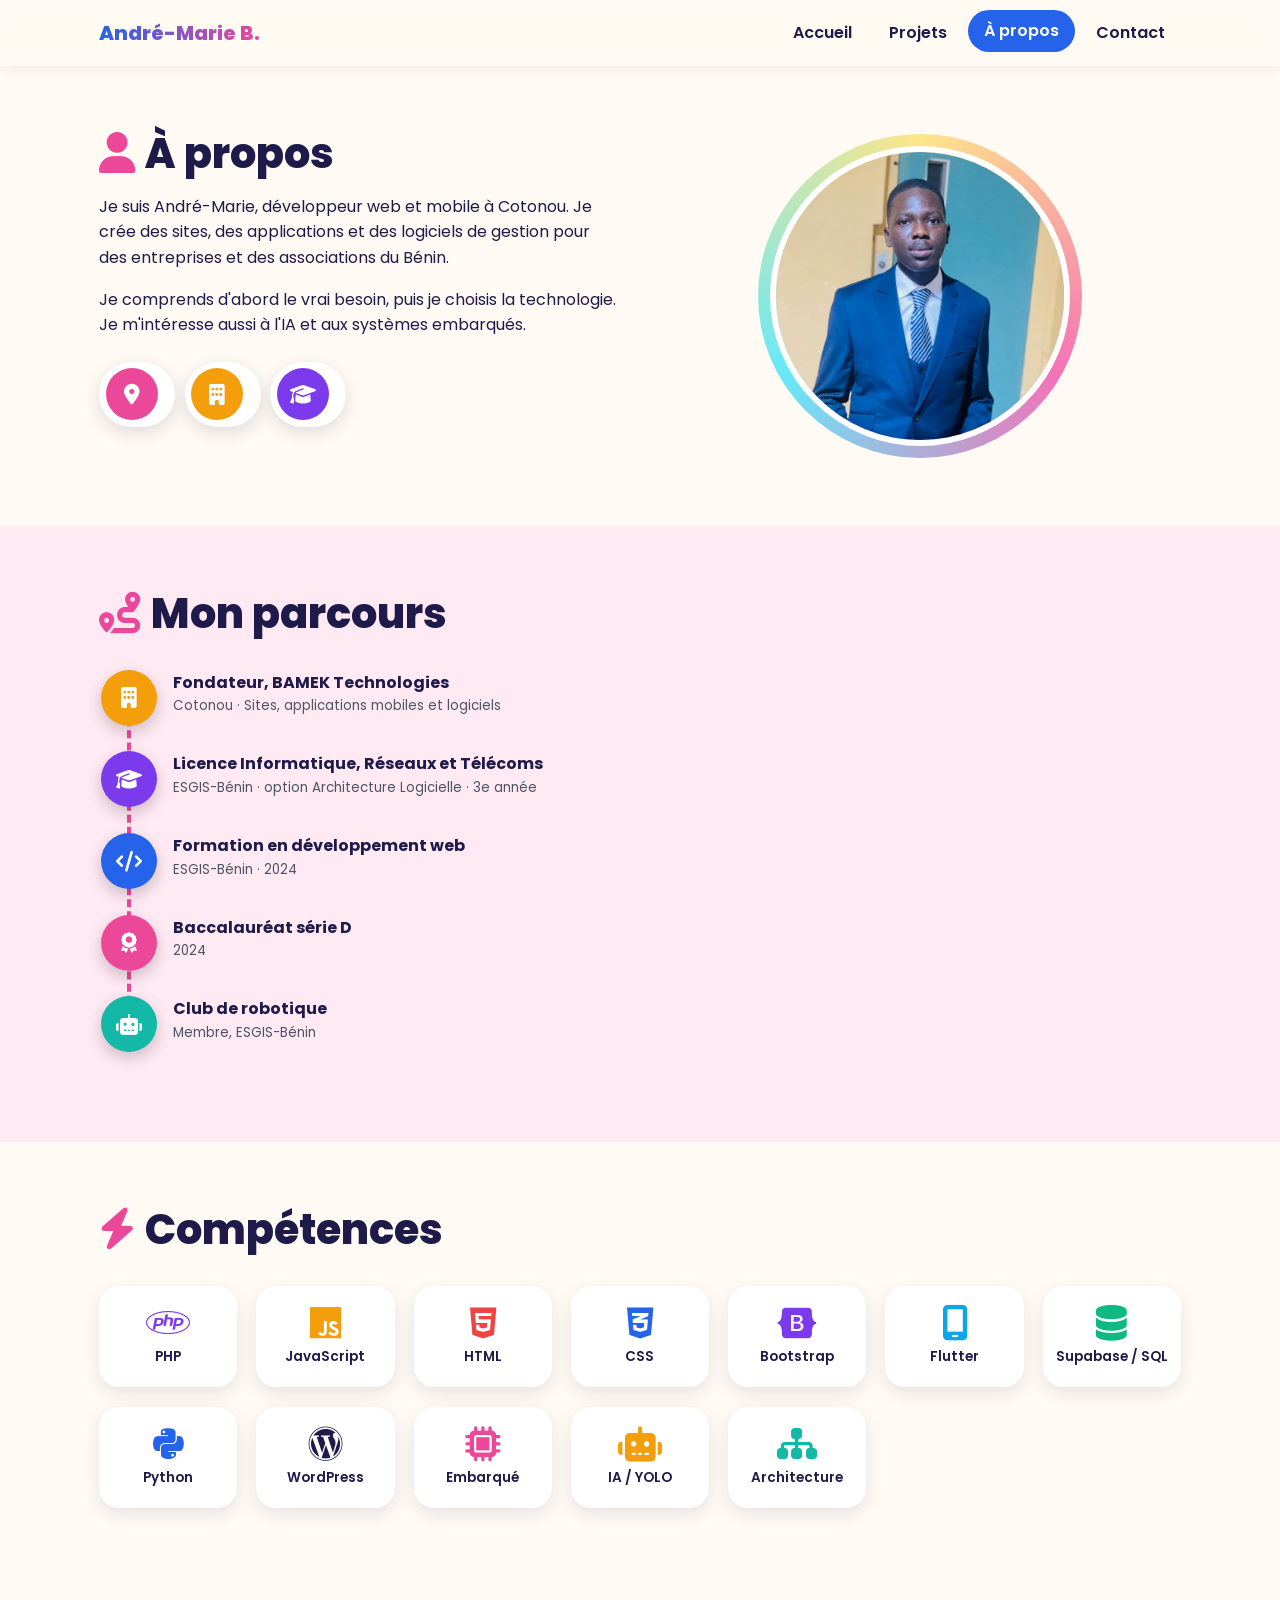
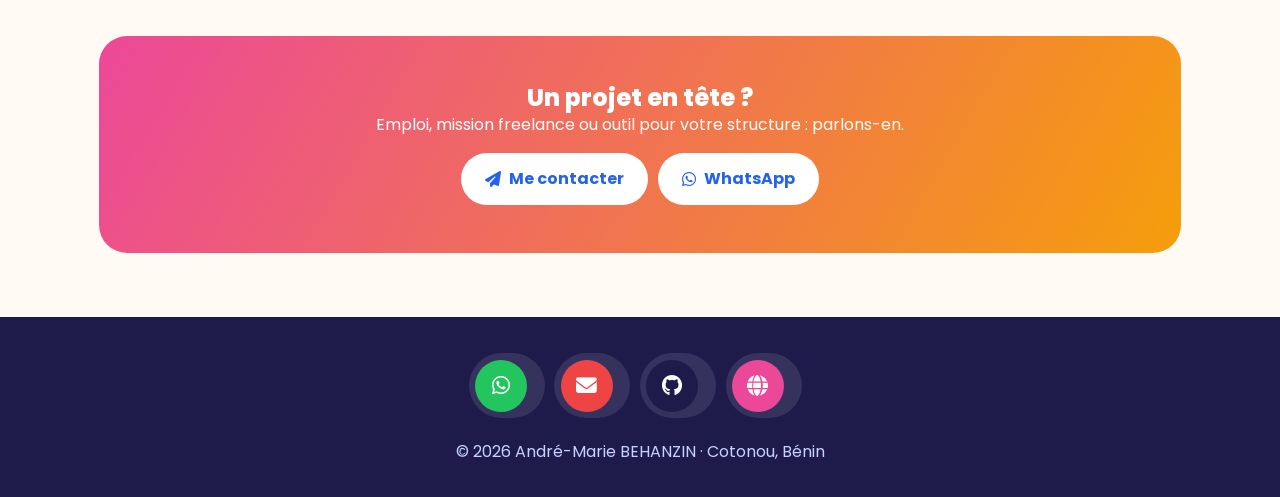
<file: apropos.html>
<!DOCTYPE html><html lang="fr"><head><meta charset="UTF-8"><meta name="viewport" content="width=device-width,initial-scale=1"><title>À propos — André-Marie BEHANZIN</title><meta name="description" content="Parcours, compétences et profil d'André-Marie BEHANZIN."><link rel="icon" href="data:image/svg+xml,<svg xmlns=%22http://www.w3.org/2000/svg%22 viewBox=%220 0 100 100%22><text y=%22.9em%22 font-size=%2290%22>💻</text></svg>"><link rel="preconnect" href="https://fonts.googleapis.com"><link rel="preconnect" href="https://fonts.gstatic.com" crossorigin><link href="https://fonts.googleapis.com/css2?family=Poppins:wght@400;600;700;800&display=swap" rel="stylesheet"><link rel="stylesheet" href="https://cdnjs.cloudflare.com/ajax/libs/font-awesome/6.5.1/css/all.min.css"><link rel="stylesheet" href="style.css"></head><body><div id="bar"></div><header><div class="w"><a class="logo" href="index.html">André-Marie B.</a><button id="mb" aria-label="Menu" aria-expanded="false"><i class="fa-solid fa-bars"></i></button><nav aria-label="Navigation"><a href="index.html">Accueil</a><a href="projets.html">Projets</a><a href="apropos.html" class=on aria-current=page>À propos</a><a href="contact.html">Contact</a></nav></div></header><main><section><div class="w two"><div class="rv"><h2 class="t"><i class="fa-solid fa-user"></i>À propos</h2><p style="margin:1rem 0">Je suis André-Marie, développeur web et mobile à Cotonou. Je crée des sites, des applications et des logiciels de gestion pour des entreprises et des associations du Bénin.</p><p style="margin-bottom:1.2rem">Je comprends d'abord le vrai besoin, puis je choisis la technologie. Je m'intéresse aussi à l'IA et aux systèmes embarqués.</p><span tabindex="0" class="ci" style="--c:#ec4899" aria-label="Cotonou, Bénin"><i class="fa-solid fa-location-dot"></i><span>Cotonou, Bénin</span></span><a href="https://bamek-technologies.site/" target="_blank" rel="noopener" class="ci" style="--c:#f59e0b" aria-label="Fondateur de BAMEK Technologies"><i class="fa-solid fa-building"></i><span>Fondateur de BAMEK Technologies</span></a><span tabindex="0" class="ci" style="--c:#7c3aed" aria-label="Licence 3, ESGIS-Bénin"><i class="fa-solid fa-graduation-cap"></i><span>Licence 3, ESGIS-Bénin</span></span></div><div class="pic rv" style="margin:1rem auto"><img src="photo.jpg" alt="André-Marie BEHANZIN"></div></div></section>
<section class="tint"><div class="w"><h2 class="t"><i class="fa-solid fa-route"></i>Mon parcours</h2><br><ul class="tl"><li class="rv" style="--c:#f59e0b"><i class="fa-solid fa-building"></i><div><b>Fondateur, BAMEK Technologies</b><small>Cotonou · Sites, applications mobiles et logiciels</small></div></li><li class="rv" style="--c:#7c3aed"><i class="fa-solid fa-graduation-cap"></i><div><b>Licence Informatique, Réseaux et Télécoms</b><small>ESGIS-Bénin · option Architecture Logicielle · 3e année</small></div></li><li class="rv" style="--c:#2563eb"><i class="fa-solid fa-code"></i><div><b>Formation en développement web</b><small>ESGIS-Bénin · 2024</small></div></li><li class="rv" style="--c:#ec4899"><i class="fa-solid fa-award"></i><div><b>Baccalauréat série D</b><small>2024</small></div></li><li class="rv" style="--c:#14b8a6"><i class="fa-solid fa-robot"></i><div><b>Club de robotique</b><small>Membre, ESGIS-Bénin</small></div></li></ul></div></section>
<section><div class="w"><h2 class="t"><i class="fa-solid fa-bolt"></i>Compétences</h2><br><div class="sk"><div class="rv" style="--c:#7c3aed;--d:0.0s"><i class="fa-brands fa-php"></i>PHP</div><div class="rv" style="--c:#f59e0b;--d:0.05s"><i class="fa-brands fa-js"></i>JavaScript</div><div class="rv" style="--c:#ef4444;--d:0.1s"><i class="fa-brands fa-html5"></i>HTML</div><div class="rv" style="--c:#2563eb;--d:0.15000000000000002s"><i class="fa-brands fa-css3-alt"></i>CSS</div><div class="rv" style="--c:#7c3aed;--d:0.2s"><i class="fa-brands fa-bootstrap"></i>Bootstrap</div><div class="rv" style="--c:#0ea5e9;--d:0.25s"><i class="fa-solid fa-mobile-screen"></i>Flutter</div><div class="rv" style="--c:#10b981;--d:0.30000000000000004s"><i class="fa-solid fa-database"></i>Supabase / SQL</div><div class="rv" style="--c:#2563eb;--d:0.35000000000000003s"><i class="fa-brands fa-python"></i>Python</div><div class="rv" style="--c:#1e1b4b;--d:0.4s"><i class="fa-brands fa-wordpress"></i>WordPress</div><div class="rv" style="--c:#ec4899;--d:0.45s"><i class="fa-solid fa-microchip"></i>Embarqué</div><div class="rv" style="--c:#f59e0b;--d:0.5s"><i class="fa-solid fa-robot"></i>IA / YOLO</div><div class="rv" style="--c:#14b8a6;--d:0.55s"><i class="fa-solid fa-sitemap"></i>Architecture</div></div></div></section><section><div class="w"><div class="cta rv"><h2>Un projet en tête ?</h2><p>Emploi, mission freelance ou outil pour votre structure : parlons-en.</p><a class="btn" href="contact.html"><i class="fa-solid fa-paper-plane"></i>Me contacter</a><a class="btn" href="https://wa.me/2290145289399" target="_blank" rel="noopener"><i class="fa-brands fa-whatsapp"></i>WhatsApp</a></div></div></section></main><footer><div><a href="https://wa.me/2290145289399" target="_blank" rel="noopener" class="ci" style="--c:#22c55e" aria-label="+229 01 45 28 93 99"><i class="fa-brands fa-whatsapp"></i><span>+229 01 45 28 93 99</span></a><a href="mailto:andremariebe128@gmail.com" target="_blank" rel="noopener" class="ci" style="--c:#ef4444" aria-label="andremariebe128@gmail.com"><i class="fa-solid fa-envelope"></i><span>andremariebe128@gmail.com</span></a><a href="https://github.com/andremariebe128" target="_blank" rel="noopener" class="ci" style="--c:#1e1b4b" aria-label="github.com/andremariebe128"><i class="fa-brands fa-github"></i><span>github.com/andremariebe128</span></a><a href="https://bamek-technologies.site/" target="_blank" rel="noopener" class="ci" style="--c:#ec4899" aria-label="bamek-technologies.site"><i class="fa-solid fa-globe"></i><span>bamek-technologies.site</span></a></div><p style="margin-top:1rem">© 2026 André-Marie BEHANZIN · Cotonou, Bénin</p></footer><script src="script.js"></script></body></html>
</file>
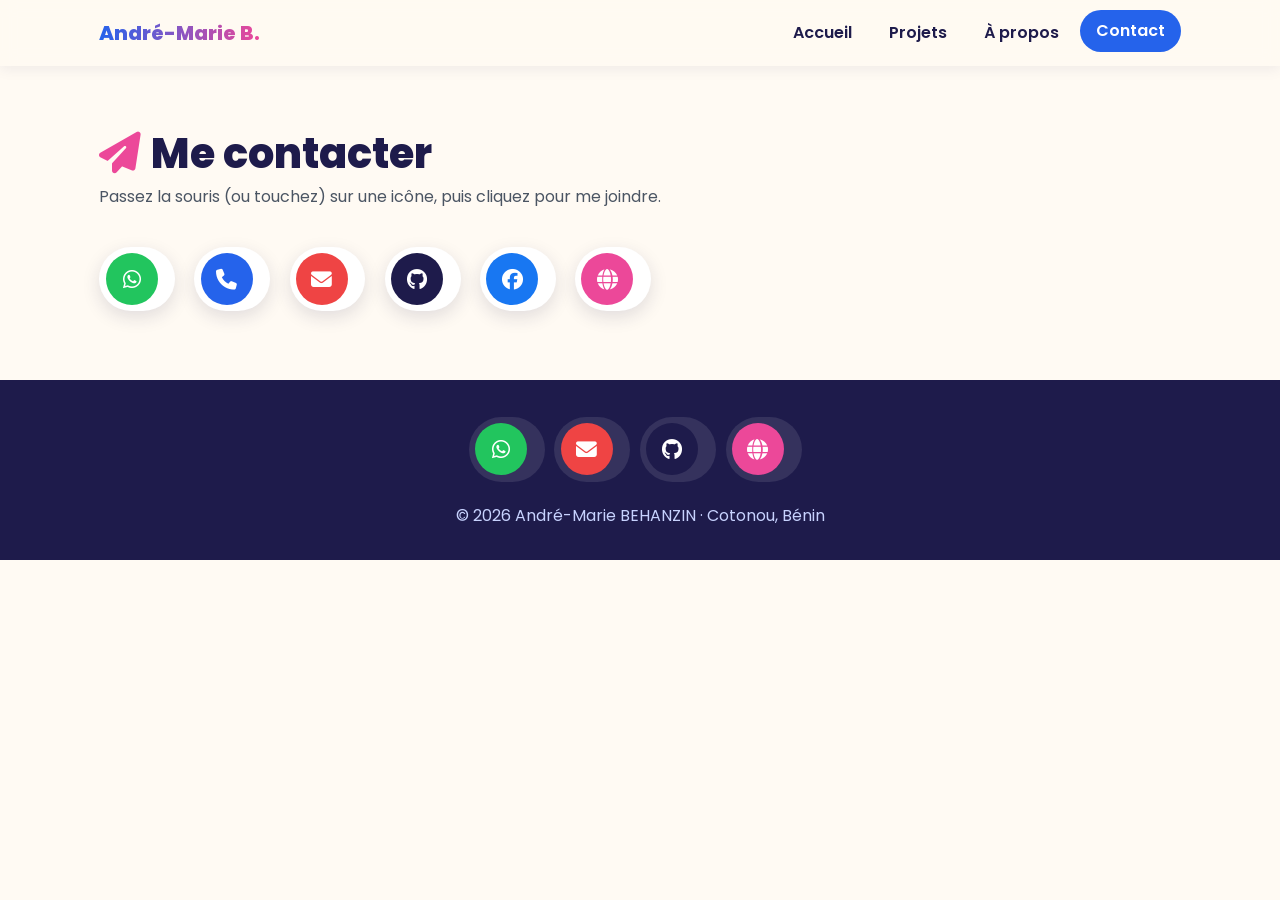
<file: contact.html>
<!DOCTYPE html><html lang="fr"><head><meta charset="UTF-8"><meta name="viewport" content="width=device-width,initial-scale=1"><title>Contact — André-Marie BEHANZIN</title><meta name="description" content="Contacter André-Marie BEHANZIN : WhatsApp, appel, e-mail."><link rel="icon" href="data:image/svg+xml,<svg xmlns=%22http://www.w3.org/2000/svg%22 viewBox=%220 0 100 100%22><text y=%22.9em%22 font-size=%2290%22>💻</text></svg>"><link rel="preconnect" href="https://fonts.googleapis.com"><link rel="preconnect" href="https://fonts.gstatic.com" crossorigin><link href="https://fonts.googleapis.com/css2?family=Poppins:wght@400;600;700;800&display=swap" rel="stylesheet"><link rel="stylesheet" href="https://cdnjs.cloudflare.com/ajax/libs/font-awesome/6.5.1/css/all.min.css"><link rel="stylesheet" href="style.css"></head><body><div id="bar"></div><header><div class="w"><a class="logo" href="index.html">André-Marie B.</a><button id="mb" aria-label="Menu" aria-expanded="false"><i class="fa-solid fa-bars"></i></button><nav aria-label="Navigation"><a href="index.html">Accueil</a><a href="projets.html">Projets</a><a href="apropos.html">À propos</a><a href="contact.html" class=on aria-current=page>Contact</a></nav></div></header><main><section><div class="w"><h2 class="t"><i class="fa-solid fa-paper-plane"></i>Me contacter</h2><p class="sub">Passez la souris (ou touchez) sur une icône, puis cliquez pour me joindre.</p><div class="rv" style="display:flex;flex-wrap:wrap;gap:.6rem"><a href="https://wa.me/2290145289399" target="_blank" rel="noopener" class="ci" style="--c:#22c55e" aria-label="+229 01 45 28 93 99"><i class="fa-brands fa-whatsapp"></i><span>+229 01 45 28 93 99</span></a><a href="tel:+2290145289399" target="_blank" rel="noopener" class="ci" style="--c:#2563eb" aria-label="+229 01 45 28 93 99"><i class="fa-solid fa-phone"></i><span>+229 01 45 28 93 99</span></a><a href="mailto:andremariebe128@gmail.com" target="_blank" rel="noopener" class="ci" style="--c:#ef4444" aria-label="andremariebe128@gmail.com"><i class="fa-solid fa-envelope"></i><span>andremariebe128@gmail.com</span></a><a href="https://github.com/andremariebe128" target="_blank" rel="noopener" class="ci" style="--c:#1e1b4b" aria-label="github.com/andremariebe128"><i class="fa-brands fa-github"></i><span>github.com/andremariebe128</span></a><a href="https://www.facebook.com/profile.php?id=100047489719757" target="_blank" rel="noopener" class="ci" style="--c:#1877f2" aria-label="Facebook"><i class="fa-brands fa-facebook"></i><span>Facebook</span></a><a href="https://bamek-technologies.site/" target="_blank" rel="noopener" class="ci" style="--c:#ec4899" aria-label="bamek-technologies.site"><i class="fa-solid fa-globe"></i><span>bamek-technologies.site</span></a></div></div></section></main><footer><div><a href="https://wa.me/2290145289399" target="_blank" rel="noopener" class="ci" style="--c:#22c55e" aria-label="+229 01 45 28 93 99"><i class="fa-brands fa-whatsapp"></i><span>+229 01 45 28 93 99</span></a><a href="mailto:andremariebe128@gmail.com" target="_blank" rel="noopener" class="ci" style="--c:#ef4444" aria-label="andremariebe128@gmail.com"><i class="fa-solid fa-envelope"></i><span>andremariebe128@gmail.com</span></a><a href="https://github.com/andremariebe128" target="_blank" rel="noopener" class="ci" style="--c:#1e1b4b" aria-label="github.com/andremariebe128"><i class="fa-brands fa-github"></i><span>github.com/andremariebe128</span></a><a href="https://bamek-technologies.site/" target="_blank" rel="noopener" class="ci" style="--c:#ec4899" aria-label="bamek-technologies.site"><i class="fa-solid fa-globe"></i><span>bamek-technologies.site</span></a></div><p style="margin-top:1rem">© 2026 André-Marie BEHANZIN · Cotonou, Bénin</p></footer><script src="script.js"></script></body></html>
</file>
<file: style.css>
:root{--b:#2563eb;--p:#ec4899;--a:#f59e0b;--t:#14b8a6;--v:#7c3aed;--ink:#1e1b4b;--bg:#fffaf3}
*{box-sizing:border-box;margin:0}html{scroll-behavior:smooth}
body{font:400 1rem/1.6 Poppins,sans-serif;color:var(--ink);background:var(--bg);animation:fin .6s}
@keyframes fin{from{opacity:0}}
h1,h2,h3{font-weight:800;line-height:1.15}a{color:inherit}
:focus-visible{outline:3px solid var(--p);outline-offset:3px}
.w{max-width:1120px;margin:auto;padding:0 1.2rem}
#bar{position:fixed;top:0;left:0;height:4px;width:0;background:linear-gradient(90deg,var(--p),var(--a),var(--t));z-index:20}
header{position:sticky;top:0;z-index:10;background:#fffaf3ec;backdrop-filter:blur(8px);box-shadow:0 2px 14px #1e1b4b14}
header .w{display:flex;justify-content:space-between;align-items:center;height:66px}
.logo{font-weight:800;font-size:1.25rem;background:linear-gradient(90deg,var(--b),var(--p));-webkit-background-clip:text;background-clip:text;color:transparent;text-decoration:none}
nav{display:flex;gap:.3rem}nav a{padding:.5rem 1rem;border-radius:99px;text-decoration:none;font-weight:600;transition:.25s}
nav a:hover,nav a.on{background:var(--b);color:#fff;transform:translateY(-2px)}
#mb{display:none;background:none;border:0;font-size:1.6rem;color:var(--ink);cursor:pointer}
.hero{position:relative;overflow:hidden;color:#fff;padding:4.5rem 0 6rem;background:linear-gradient(120deg,#2563eb,#7c3aed,#ec4899,#f59e0b);background-size:300% 300%;animation:gr 12s ease infinite}
@keyframes gr{50%{background-position:100% 50%}}
.blob{position:absolute;border-radius:50%;background:#ffffff30;animation:fl 9s ease-in-out infinite}
@keyframes fl{50%{transform:translate(35px,-45px) scale(1.2)}}
.hero .w{position:relative;display:grid;grid-template-columns:1.3fr 1fr;gap:2rem;align-items:center}
.hero h1{font-size:clamp(2.2rem,5.5vw,4rem)}.hero p{margin:1rem 0 1.6rem;font-size:1.1rem;max-width:34rem}
.typed{color:#fde68a;border-right:3px solid #fff;padding-right:4px;animation:bl 1s steps(1) infinite}
@keyframes bl{50%{border-color:transparent}}
.pic{justify-self:center;position:relative;width:min(300px,70vw)}
.pic::before{content:"";position:absolute;inset:-12px;border-radius:50%;background:conic-gradient(#fde68a,#f472b6,#67e8f9,#fde68a);animation:rot 6s linear infinite}
@keyframes rot{to{transform:rotate(1turn)}}
.pic img{position:relative;width:100%;aspect-ratio:1;object-fit:cover;object-position:top;border-radius:50%;border:6px solid #fff;display:block}
.btn{display:inline-flex;gap:.5rem;align-items:center;padding:.8rem 1.5rem;border-radius:99px;font-weight:700;text-decoration:none;background:#fff;color:var(--b);transition:.25s;border:0;cursor:pointer;font:inherit;font-weight:700;margin:0 .5rem .5rem 0}
.btn:hover{transform:translateY(-3px) scale(1.06);box-shadow:0 10px 25px #0003}
.btn.c{background:linear-gradient(90deg,var(--p),var(--a));color:#fff}
.mq{overflow:hidden;background:var(--ink);color:#fff;padding:1rem 0}
.mq div{display:flex;gap:3rem;width:max-content;animation:mq 22s linear infinite;font-size:1.7rem}
.mq i:nth-child(3n){color:var(--a)}.mq i:nth-child(3n+1){color:var(--t)}.mq i:nth-child(3n+2){color:var(--p)}
@keyframes mq{to{transform:translateX(-50%)}}
section{padding:4rem 0}.tint{background:#ffe9f3}
h2.t{font-size:clamp(1.8rem,4vw,2.6rem);margin-bottom:.4rem}h2.t i{color:var(--p);margin-right:.6rem}
.sub{color:#4b5563;margin-bottom:2rem}
.ci{--c:var(--b);display:inline-flex;align-items:center;gap:.7rem;text-decoration:none;margin:.3rem .6rem .3rem 0;background:#fff;border-radius:99px;box-shadow:0 6px 18px #1e1b4b22;padding:.4rem;color:var(--ink);transition:.3s}
.ci>i{width:52px;height:52px;border-radius:50%;display:grid;place-items:center;color:#fff;font-size:1.3rem;background:var(--c);flex:none;transition:.3s}
.ci>span{max-width:0;overflow:hidden;white-space:nowrap;font-weight:600;transition:max-width .45s,padding .45s}
.ci:hover>span,.ci:focus-visible>span{max-width:300px;padding:0 1rem 0 .3rem}
.ci:hover>i{transform:rotate(-12deg) scale(1.1)}
.hero .ci{background:#ffffff26;color:#fff;box-shadow:none}
@media(hover:none){.ci>span{max-width:300px;padding:0 1rem 0 .3rem}}
.st{display:grid;grid-template-columns:repeat(3,1fr);gap:1.2rem;margin-top:-3.4rem;position:relative}
.st div{background:#fff;border-radius:20px;padding:1.3rem;text-align:center;box-shadow:0 10px 30px #7c3aed2e}
.st i{font-size:1.8rem;color:var(--p)}.st b{display:block;font-size:2.4rem;font-weight:800;color:var(--b)}
.grid{display:grid;grid-template-columns:repeat(auto-fill,minmax(310px,1fr));gap:1.7rem}
.card{background:#fff;border-radius:22px;overflow:hidden;box-shadow:0 8px 28px #1e1b4b1f;transition:transform .25s,box-shadow .3s}
.card:hover{box-shadow:0 20px 44px #7c3aed45}
.shot{aspect-ratio:16/9;display:grid;place-items:center;position:relative;overflow:hidden;color:#ffffffd9;font-size:3.6rem;background:linear-gradient(135deg,var(--g1),var(--g2))}
.shot img{position:absolute;inset:0;width:100%;height:100%;object-fit:cover;transition:transform .6s}.card:hover .shot img{transform:scale(1.12)}
.shot i{animation:fl 6s ease-in-out infinite}
.cb{padding:1.1rem 1.3rem 1.4rem}.k{font-size:.8rem;font-weight:700;color:var(--p)}.cb h3{font-size:1.25rem;margin:.2rem 0}
.cb p{font-size:.92rem;color:#4b5563;margin-bottom:.8rem}
.tg{display:flex;gap:.5rem;margin-bottom:1rem}.tg i{width:38px;height:38px;border-radius:12px;display:grid;place-items:center;background:#eef2ff;color:var(--b);font-size:1.1rem;transition:.25s}
.tg i:hover{background:var(--b);color:#fff;transform:translateY(-3px)}
.cb .btn{background:linear-gradient(90deg,var(--b),var(--v));color:#fff;padding:.6rem 1.3rem;margin:0}
.btn[aria-disabled]{background:#e5e7eb!important;color:#6b7280!important;pointer-events:none}
.flt{display:flex;gap:.6rem;margin-bottom:1.8rem;flex-wrap:wrap}.flt .btn{background:#fff;box-shadow:0 4px 12px #1e1b4b1f;color:var(--ink)}.flt .btn.on{background:var(--p);color:#fff}
.sk{display:grid;grid-template-columns:repeat(auto-fit,minmax(120px,1fr));gap:1.2rem}
.sk div{background:#fff;border-radius:20px;padding:1.2rem .6rem;text-align:center;font-weight:600;font-size:.85rem;box-shadow:0 6px 18px #1e1b4b1a;transition:.3s}
.sk div:hover{transform:translateY(-8px) rotate(-3deg)}.sk i{display:block;font-size:2.2rem;margin-bottom:.4rem;color:var(--c)}
.tl{list-style:none;padding:0;border-left:4px dashed var(--p);margin-left:28px}
.tl li{display:flex;gap:1rem;align-items:flex-start;margin:0 0 1.6rem -30px}
.tl li>i{flex:none;width:56px;height:56px;border-radius:50%;display:grid;place-items:center;color:#fff;font-size:1.3rem;background:var(--c);box-shadow:0 6px 16px #0003}
.tl small{color:#4b5563;display:block}
.cta{background:linear-gradient(120deg,#ec4899,#f59e0b);color:#fff;text-align:center;border-radius:28px;padding:3rem 1.5rem}.cta .btn{margin:1rem .3rem 0}
.two{display:grid;grid-template-columns:1fr 1fr;gap:2.5rem}
footer{background:var(--ink);color:#c7d2fe;text-align:center;padding:2rem 1rem}footer .ci{background:#ffffff1a;color:#fff;box-shadow:none}
.rv{opacity:0;transform:translateY(40px) scale(.97);transition:opacity .7s var(--d,0s),transform .7s cubic-bezier(.2,.7,.2,1) var(--d,0s)}.rv.in{opacity:1;transform:none}
@media(max-width:800px){#mb{display:block}nav{display:none;position:absolute;top:66px;left:0;right:0;background:#fffaf3;flex-direction:column;padding:1rem;box-shadow:0 12px 20px #0002}nav.open{display:flex}.hero .w,.two{grid-template-columns:1fr}.st{grid-template-columns:1fr;margin-top:-3rem}}
@media(prefers-reduced-motion:reduce){*,*::before{animation:none!important;transition:none!important}.rv{opacity:1;transform:none}}
</file>
